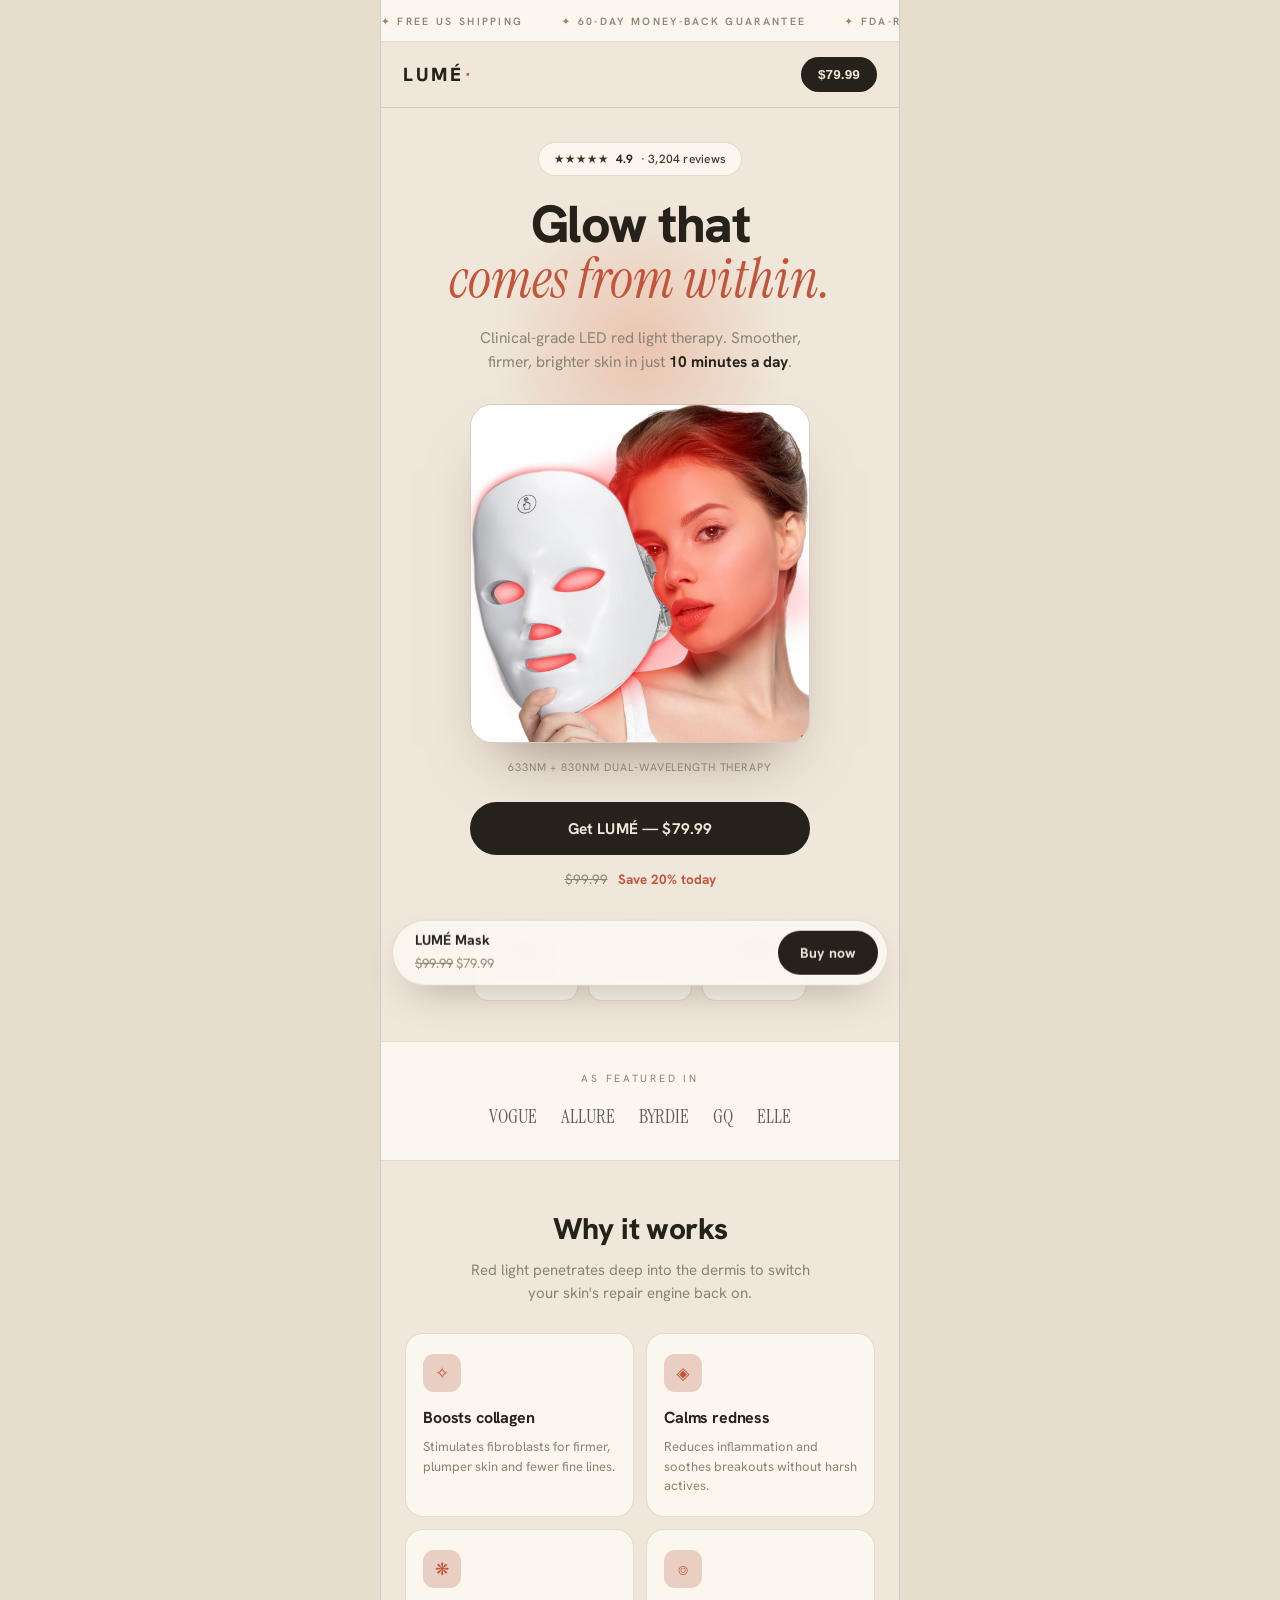
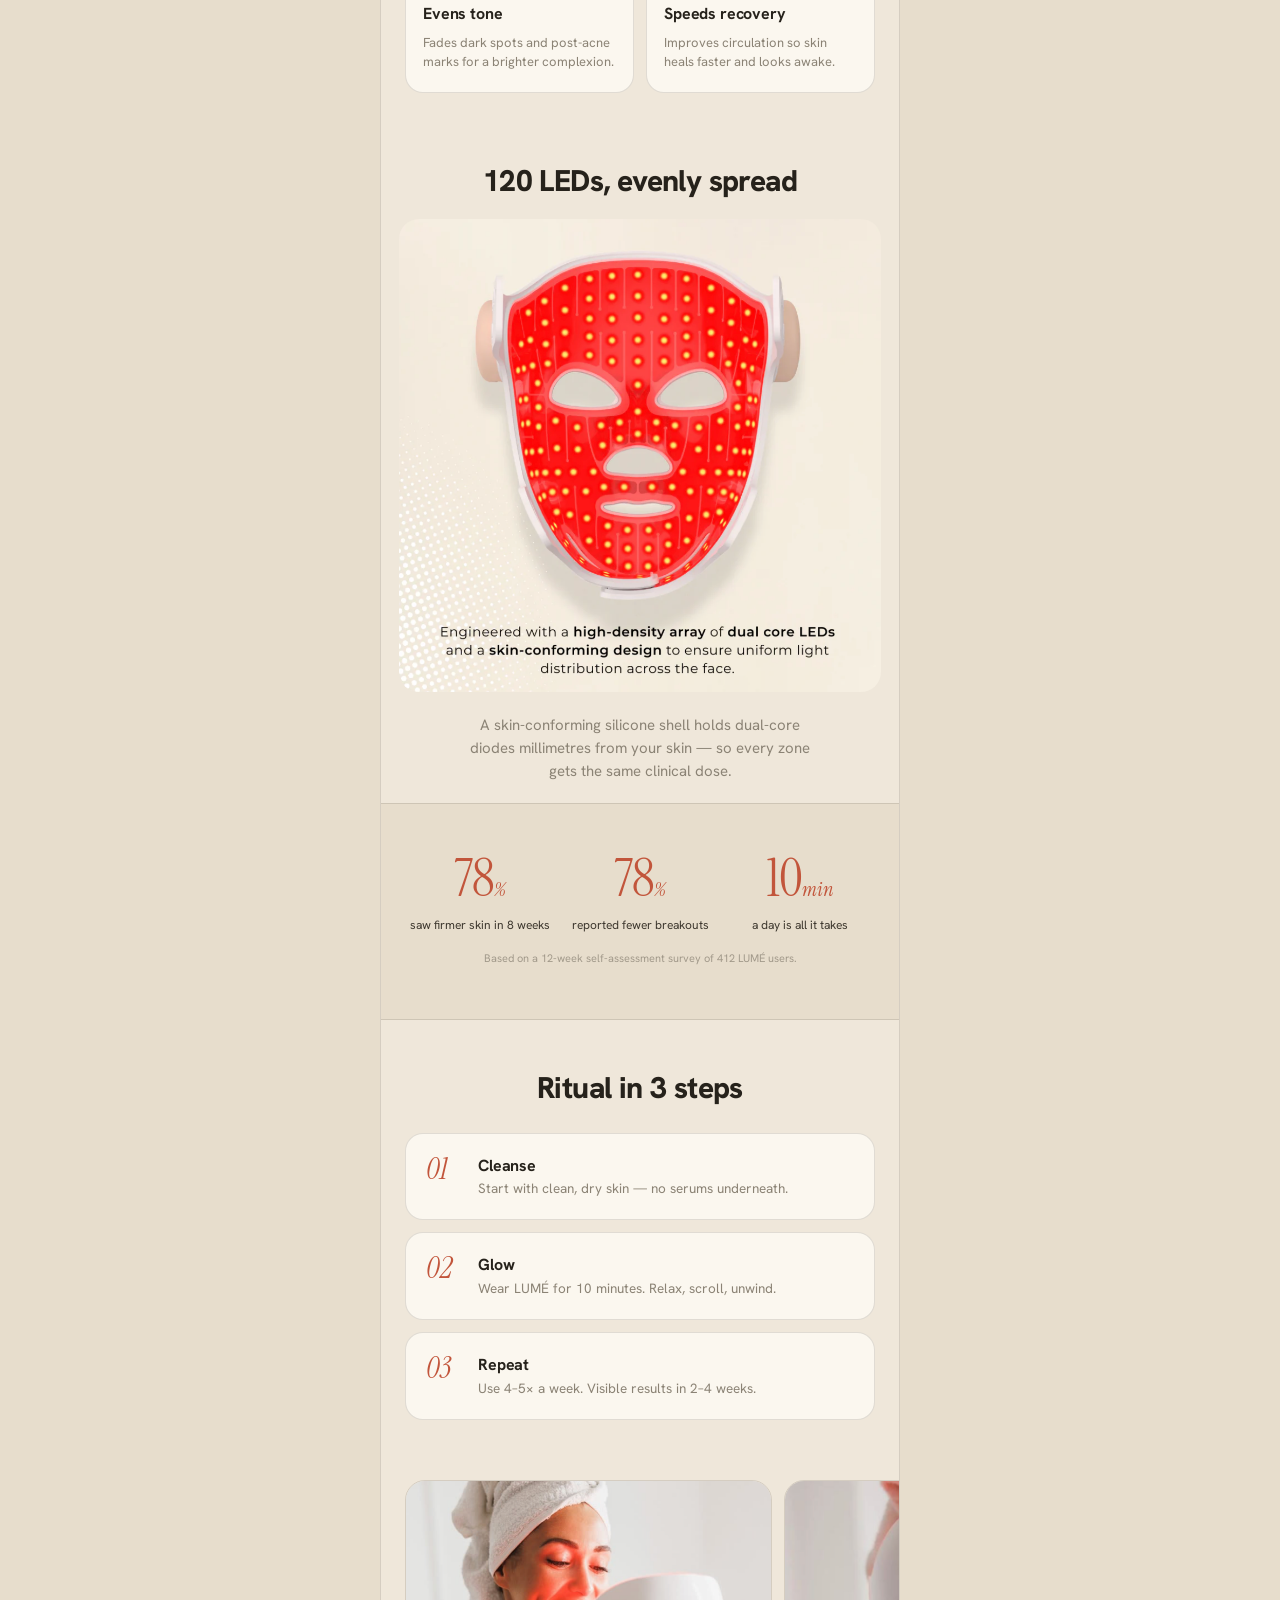
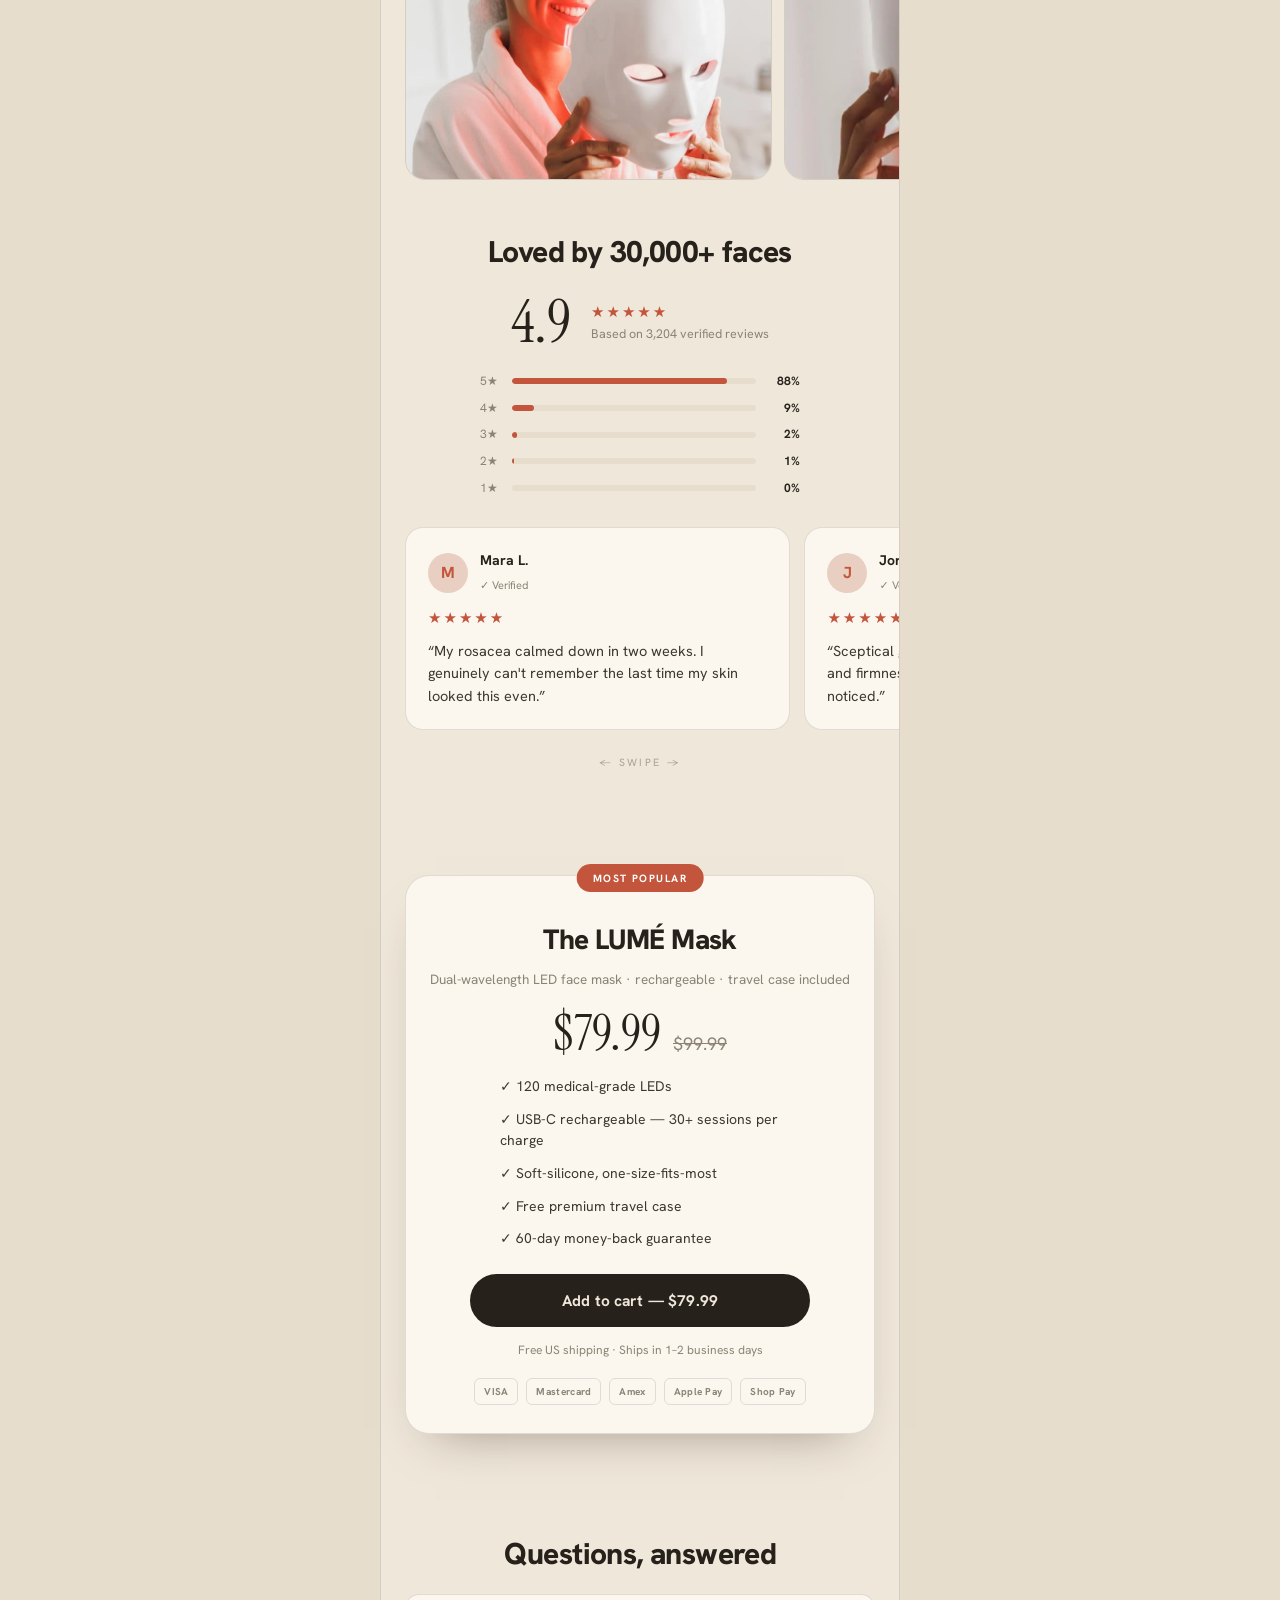
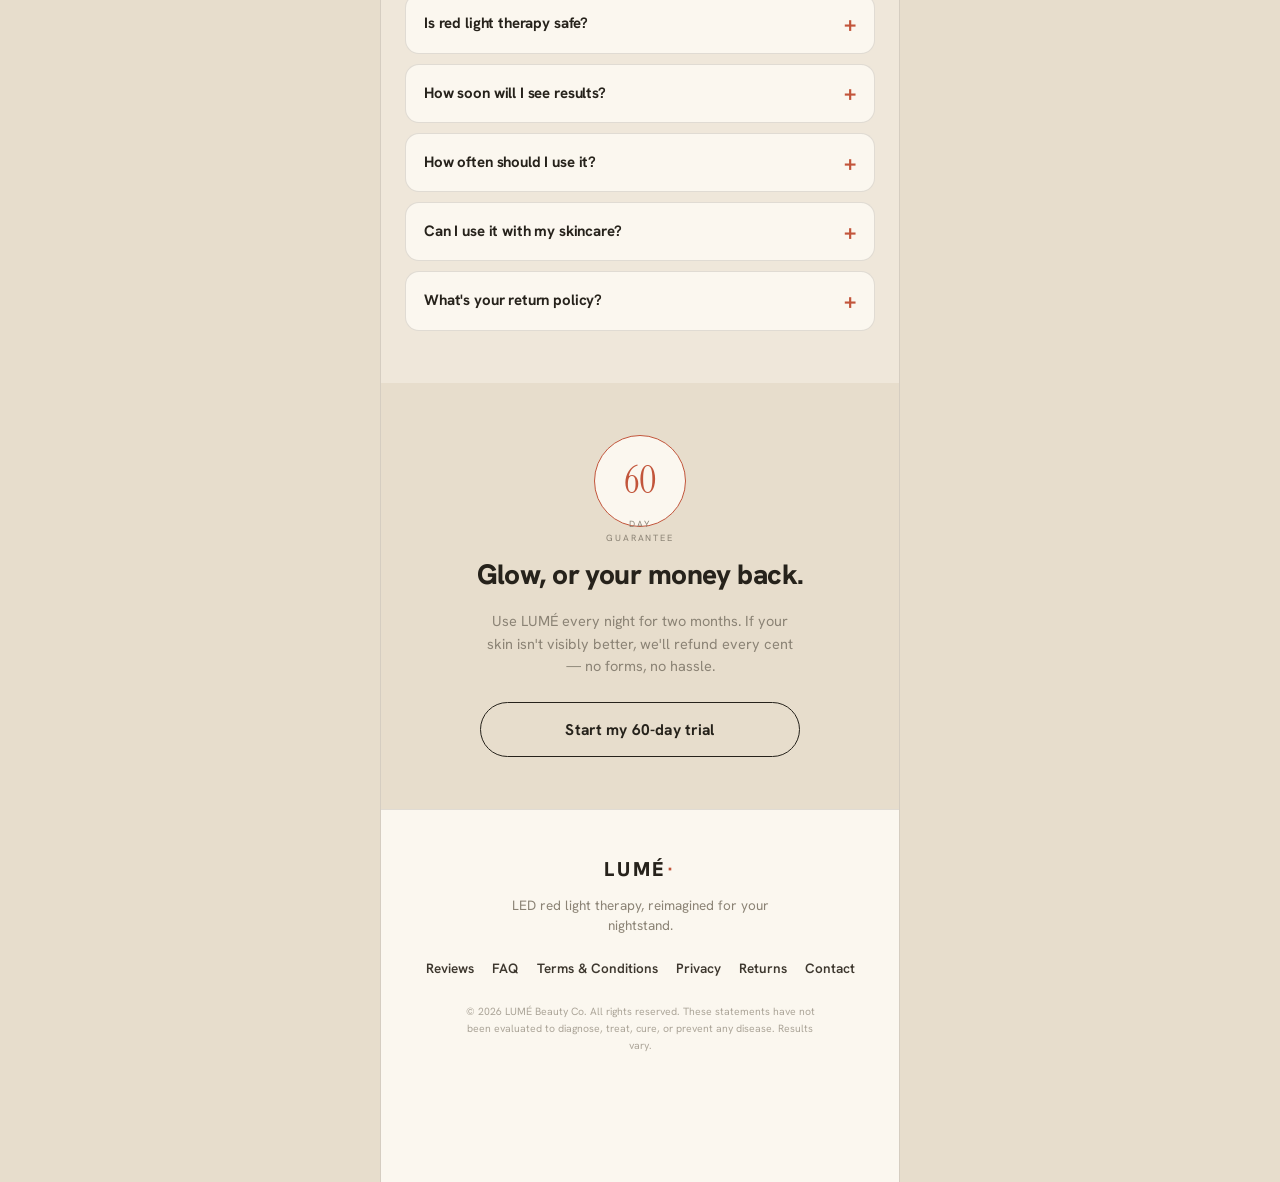
<file: index.html>
<!DOCTYPE html>
<html lang="en">
<head>
<meta charset="UTF-8" />
<meta name="viewport" content="width=device-width, initial-scale=1.0, maximum-scale=5.0" />
<meta name="theme-color" content="#0d0b12" />
<title>LUMÉ — LED Red Light Face Mask</title>
<meta name="description" content="Clinical-grade LED red light therapy mask. Smoother, firmer, brighter skin in 10 minutes a day. Free shipping & 60-day money-back guarantee." />
<link rel="preconnect" href="https://fonts.googleapis.com" />
<link rel="preconnect" href="https://fonts.gstatic.com" crossorigin />
<link href="https://fonts.googleapis.com/css2?family=Hanken+Grotesk:wght@400;500;600;700;800&family=Instrument+Serif:ital@0;1&display=swap" rel="stylesheet" />
<link rel="stylesheet" href="styles.css" />
</head>
<body>

<!-- Announcement bar -->
<div class="ticker">
  <div class="ticker__track">
    <span>✦ FREE US SHIPPING</span><span>✦ 60-DAY MONEY-BACK GUARANTEE</span><span>✦ FDA-REGISTERED DEVICE</span><span>✦ 30,000+ HAPPY FACES</span>
    <span>✦ FREE US SHIPPING</span><span>✦ 60-DAY MONEY-BACK GUARANTEE</span><span>✦ FDA-REGISTERED DEVICE</span><span>✦ 30,000+ HAPPY FACES</span>
  </div>
</div>

<!-- Nav -->
<header class="nav">
  <a href="#top" class="nav__brand">LUMÉ<span>·</span></a>
  <button class="nav__cart" id="navBuy" aria-label="Buy now">$79.99</button>
</header>

<main id="top">

  <!-- HERO -->
  <section class="hero reveal">
    <div class="hero__glow"></div>
    <div class="hero__badge">★★★★★ <b>4.9</b> · 3,204 reviews</div>
    <h1 class="hero__title">Glow that<br><em>comes from within.</em></h1>
    <p class="hero__sub">Clinical-grade LED red light therapy. Smoother, firmer, brighter skin in just <b>10 minutes a day</b>.</p>

    <figure class="shot shot--hero">
      <img src="assets/hero.png" alt="Woman holding the LUMÉ LED red light therapy mask, skin glowing warm" loading="eager" />
      <figcaption>633nm + 830nm dual-wavelength therapy</figcaption>
    </figure>

    <div class="hero__cta">
      <button class="btn btn--primary" data-buy>Get LUMÉ — $79.99</button>
      <div class="hero__meta">
        <span class="strike">$99.99</span>
        <span class="save">Save 20% today</span>
      </div>
    </div>

    <div class="trust">
      <div><b>60d</b><span>Guarantee</span></div>
      <div><b>0$</b><span>Shipping</span></div>
      <div><b>10min</b><span>A day</span></div>
    </div>
  </section>

  <!-- LOGO STRIP -->
  <section class="asseen reveal">
    <p>AS FEATURED IN</p>
    <div class="asseen__row">
      <span>VOGUE</span><span>ALLURE</span><span>BYRDIE</span><span>GQ</span><span>ELLE</span>
    </div>
  </section>

  <!-- BENEFITS -->
  <section class="section reveal">
    <h2 class="section__kicker">Why it works</h2>
    <p class="section__lead">Red light penetrates deep into the dermis to switch your skin's repair engine back on.</p>
    <div class="benefits">
      <article class="bcard">
        <div class="bcard__ico">✧</div>
        <h3>Boosts collagen</h3>
        <p>Stimulates fibroblasts for firmer, plumper skin and fewer fine lines.</p>
      </article>
      <article class="bcard">
        <div class="bcard__ico">◈</div>
        <h3>Calms redness</h3>
        <p>Reduces inflammation and soothes breakouts without harsh actives.</p>
      </article>
      <article class="bcard">
        <div class="bcard__ico">❋</div>
        <h3>Evens tone</h3>
        <p>Fades dark spots and post-acne marks for a brighter complexion.</p>
      </article>
      <article class="bcard">
        <div class="bcard__ico">⌾</div>
        <h3>Speeds recovery</h3>
        <p>Improves circulation so skin heals faster and looks awake.</p>
      </article>
    </div>
  </section>

  <!-- ENGINEERED -->
  <section class="section engineered reveal">
    <h2 class="section__kicker">120 LEDs, evenly&nbsp;spread</h2>
    <figure class="shot shot--tech">
      <img src="assets/tech.png" alt="Close-up of the mask lit up with a high-density array of red and amber LEDs" loading="lazy" />
    </figure>
    <p class="section__lead">A skin-conforming silicone shell holds dual-core diodes millimetres from your skin — so every zone gets the same clinical dose.</p>
  </section>

  <!-- RESULTS / STATS -->
  <section class="section stats reveal">
    <div class="stats__grid">
      <div><b data-count="94">0</b><span>%</span><p>saw firmer skin in 8 weeks</p></div>
      <div><b data-count="87">0</b><span>%</span><p>reported fewer breakouts</p></div>
      <div><b data-count="10">0</b><span>min</span><p>a day is all it takes</p></div>
    </div>
    <p class="stats__note">Based on a 12-week self-assessment survey of 412 LUMÉ users.</p>
  </section>

  <!-- HOW TO -->
  <section class="section reveal">
    <h2 class="section__kicker">Ritual in 3 steps</h2>
    <ol class="steps">
      <li><span>01</span><div><h3>Cleanse</h3><p>Start with clean, dry skin — no serums underneath.</p></div></li>
      <li><span>02</span><div><h3>Glow</h3><p>Wear LUMÉ for 10 minutes. Relax, scroll, unwind.</p></div></li>
      <li><span>03</span><div><h3>Repeat</h3><p>Use 4–5× a week. Visible results in 2–4 weeks.</p></div></li>
    </ol>
  </section>

  <!-- GALLERY -->
  <section class="gallery reveal">
    <div class="gallery__track">
      <figure><img src="assets/life3.png" alt="Woman smiling holding the LED mask after a session" loading="lazy" /></figure>
      <figure><img src="assets/life1.png" alt="Wearing the LED mask during an at-home treatment" loading="lazy" /></figure>
      <figure><img src="assets/life2.png" alt="The lit LED mask held up, red diodes glowing" loading="lazy" /></figure>
    </div>
  </section>

  <!-- REVIEWS -->
  <section class="section reviews reveal" id="reviews">
    <h2 class="section__kicker">Loved by 30,000+ faces</h2>
    <div class="reviews__score">
      <div class="reviews__num">4.9</div>
      <div>
        <div class="stars">★★★★★</div>
        <p>Based on 3,204 verified reviews</p>
      </div>
    </div>

    <div class="reviews__bars">
      <div class="bar"><span>5★</span><i style="--w:88%"></i><b>88%</b></div>
      <div class="bar"><span>4★</span><i style="--w:9%"></i><b>9%</b></div>
      <div class="bar"><span>3★</span><i style="--w:2%"></i><b>2%</b></div>
      <div class="bar"><span>2★</span><i style="--w:1%"></i><b>1%</b></div>
      <div class="bar"><span>1★</span><i style="--w:0%"></i><b>0%</b></div>
    </div>

    <div class="rtrack" id="reviewTrack">
      <article class="rcard">
        <div class="rcard__top"><div class="avatar">M</div><div><b>Mara L.</b><span class="verified">✓ Verified</span></div></div>
        <div class="stars">★★★★★</div>
        <p>“My rosacea calmed down in two weeks. I genuinely can't remember the last time my skin looked this even.”</p>
      </article>
      <article class="rcard">
        <div class="rcard__top"><div class="avatar">J</div><div><b>Jordan P.</b><span class="verified">✓ Verified</span></div></div>
        <div class="stars">★★★★★</div>
        <p>“Sceptical guy here. Bought it for jawline definition and firmness — 6 weeks in and even my barber noticed.”</p>
      </article>
      <article class="rcard">
        <div class="rcard__top"><div class="avatar">S</div><div><b>Sofia R.</b><span class="verified">✓ Verified</span></div></div>
        <div class="stars">★★★★★</div>
        <p>“Ten minutes while I read. Zero effort. My fine lines around the eyes have softened so much.”</p>
      </article>
      <article class="rcard">
        <div class="rcard__top"><div class="avatar">D</div><div><b>Devon K.</b><span class="verified">✓ Verified</span></div></div>
        <div class="stars">★★★★☆</div>
        <p>“Takes discipline to stay consistent, but the post-acne marks on my cheeks are almost gone. Worth every dollar.”</p>
      </article>
      <article class="rcard">
        <div class="rcard__top"><div class="avatar">A</div><div><b>Amara T.</b><span class="verified">✓ Verified</span></div></div>
        <div class="stars">★★★★★</div>
        <p>“Feels like a spa reset every night. Comfortable, light, and the glow afterwards is unreal.”</p>
      </article>
    </div>
    <div class="rtrack__hint">← swipe →</div>
  </section>

  <!-- OFFER / PRICING -->
  <section class="section offer reveal" id="offer">
    <div class="offer__card">
      <div class="offer__flag">MOST POPULAR</div>
      <h2>The LUMÉ Mask</h2>
      <p class="offer__desc">Dual-wavelength LED face mask · rechargeable · travel case included</p>
      <div class="offer__price">
        <span class="offer__now">$79.99</span>
        <span class="offer__was">$99.99</span>
      </div>
      <ul class="offer__list">
        <li>✓ 120 medical-grade LEDs</li>
        <li>✓ USB-C rechargeable — 30+ sessions per charge</li>
        <li>✓ Soft-silicone, one-size-fits-most</li>
        <li>✓ Free premium travel case</li>
        <li>✓ 60-day money-back guarantee</li>
      </ul>
      <button class="btn btn--primary" data-buy>Add to cart — $79.99</button>
      <p class="offer__fine">Free US shipping · Ships in 1–2 business days</p>
      <div class="pays">
        <span>VISA</span><span>Mastercard</span><span>Amex</span><span>Apple&nbsp;Pay</span><span>Shop&nbsp;Pay</span>
      </div>
    </div>
  </section>

  <!-- FAQ -->
  <section class="section reveal" id="faq">
    <h2 class="section__kicker">Questions, answered</h2>
    <div class="faq">
      <details><summary>Is red light therapy safe?<i>+</i></summary><p>Yes. LUMÉ is an FDA-registered, non-invasive device that emits no UV. It's gentle enough for daily use on all skin tones and types.</p></details>
      <details><summary>How soon will I see results?<i>+</i></summary><p>Most people notice a brighter, calmer complexion within 2 weeks. Firmness and fine-line improvements typically show at 4–8 weeks of consistent use.</p></details>
      <details><summary>How often should I use it?<i>+</i></summary><p>10 minutes, 4–5 times a week. More isn't better — consistency is what delivers results.</p></details>
      <details><summary>Can I use it with my skincare?<i>+</i></summary><p>Use LUMÉ on clean, dry skin. Apply your serums and moisturiser afterwards — the improved circulation helps them absorb better.</p></details>
      <details><summary>What's your return policy?<i>+</i></summary><p>Try LUMÉ risk-free for 60 nights. If you're not glowing, email us for a full refund — keep the case on us.</p></details>
    </div>
  </section>

  <!-- GUARANTEE -->
  <section class="section guarantee reveal">
    <div class="guarantee__seal">60</div>
    <h2>Glow, or your money back.</h2>
    <p>Use LUMÉ every night for two months. If your skin isn't visibly better, we'll refund every cent — no forms, no hassle.</p>
    <button class="btn btn--ghost" data-buy>Start my 60-day trial</button>
  </section>

  <!-- FOOTER -->
  <footer class="foot">
    <div class="foot__brand">LUMÉ<span>·</span></div>
    <p class="foot__tag">LED red light therapy, reimagined for your nightstand.</p>
    <nav class="foot__links">
      <a href="#reviews">Reviews</a>
      <a href="#faq">FAQ</a>
      <a href="terms.html">Terms &amp; Conditions</a>
      <a href="terms.html#privacy">Privacy</a>
      <a href="terms.html#refund">Returns</a>
      <a href="mailto:hello@lumeglow.co">Contact</a>
    </nav>
    <p class="foot__legal">© 2026 LUMÉ Beauty Co. All rights reserved. These statements have not been evaluated to diagnose, treat, cure, or prevent any disease. Results vary.</p>
  </footer>
</main>

<!-- STICKY BUY BAR -->
<div class="buybar" id="buybar">
  <div class="buybar__info">
    <b>LUMÉ Mask</b>
    <span><s>$99.99</s> $79.99</span>
  </div>
  <button class="btn btn--primary" data-buy>Buy now</button>
</div>

<!-- CART / CHECKOUT MODAL -->
<div class="modal" id="modal" aria-hidden="true">
  <div class="modal__sheet" role="dialog" aria-modal="true" aria-labelledby="mTitle">
    <button class="modal__x" id="modalClose" aria-label="Close">✕</button>
    <h3 id="mTitle">Your bag</h3>
    <div class="bagitem">
      <div class="bagitem__thumb"><img src="assets/life2.png" alt="LUMÉ LED mask" /></div>
      <div class="bagitem__body">
        <b>LUMÉ LED Red Light Mask</b>
        <span>Dual-wavelength · travel case</span>
        <div class="qty">
          <button id="qtyMinus" aria-label="Decrease">−</button>
          <span id="qtyVal">1</span>
          <button id="qtyPlus" aria-label="Increase">+</button>
        </div>
      </div>
      <div class="bagitem__price" id="linePrice">$79.99</div>
    </div>
    <div class="bagrow"><span>Subtotal</span><b id="subtotal">$79.99</b></div>
    <div class="bagrow"><span>Shipping</span><b class="free">FREE</b></div>
    <div class="bagrow bagrow--total"><span>Total</span><b id="total">$79.99</b></div>
    <button class="btn btn--primary btn--full" id="checkout">Checkout securely →</button>
    <p class="modal__secure">🔒 Encrypted checkout · 60-day money-back guarantee</p>
  </div>
</div>

<!-- TOAST -->
<div class="toast" id="toast">✓ Added to your bag</div>

<script src="script.js"></script>
</body>
</html>
</file>
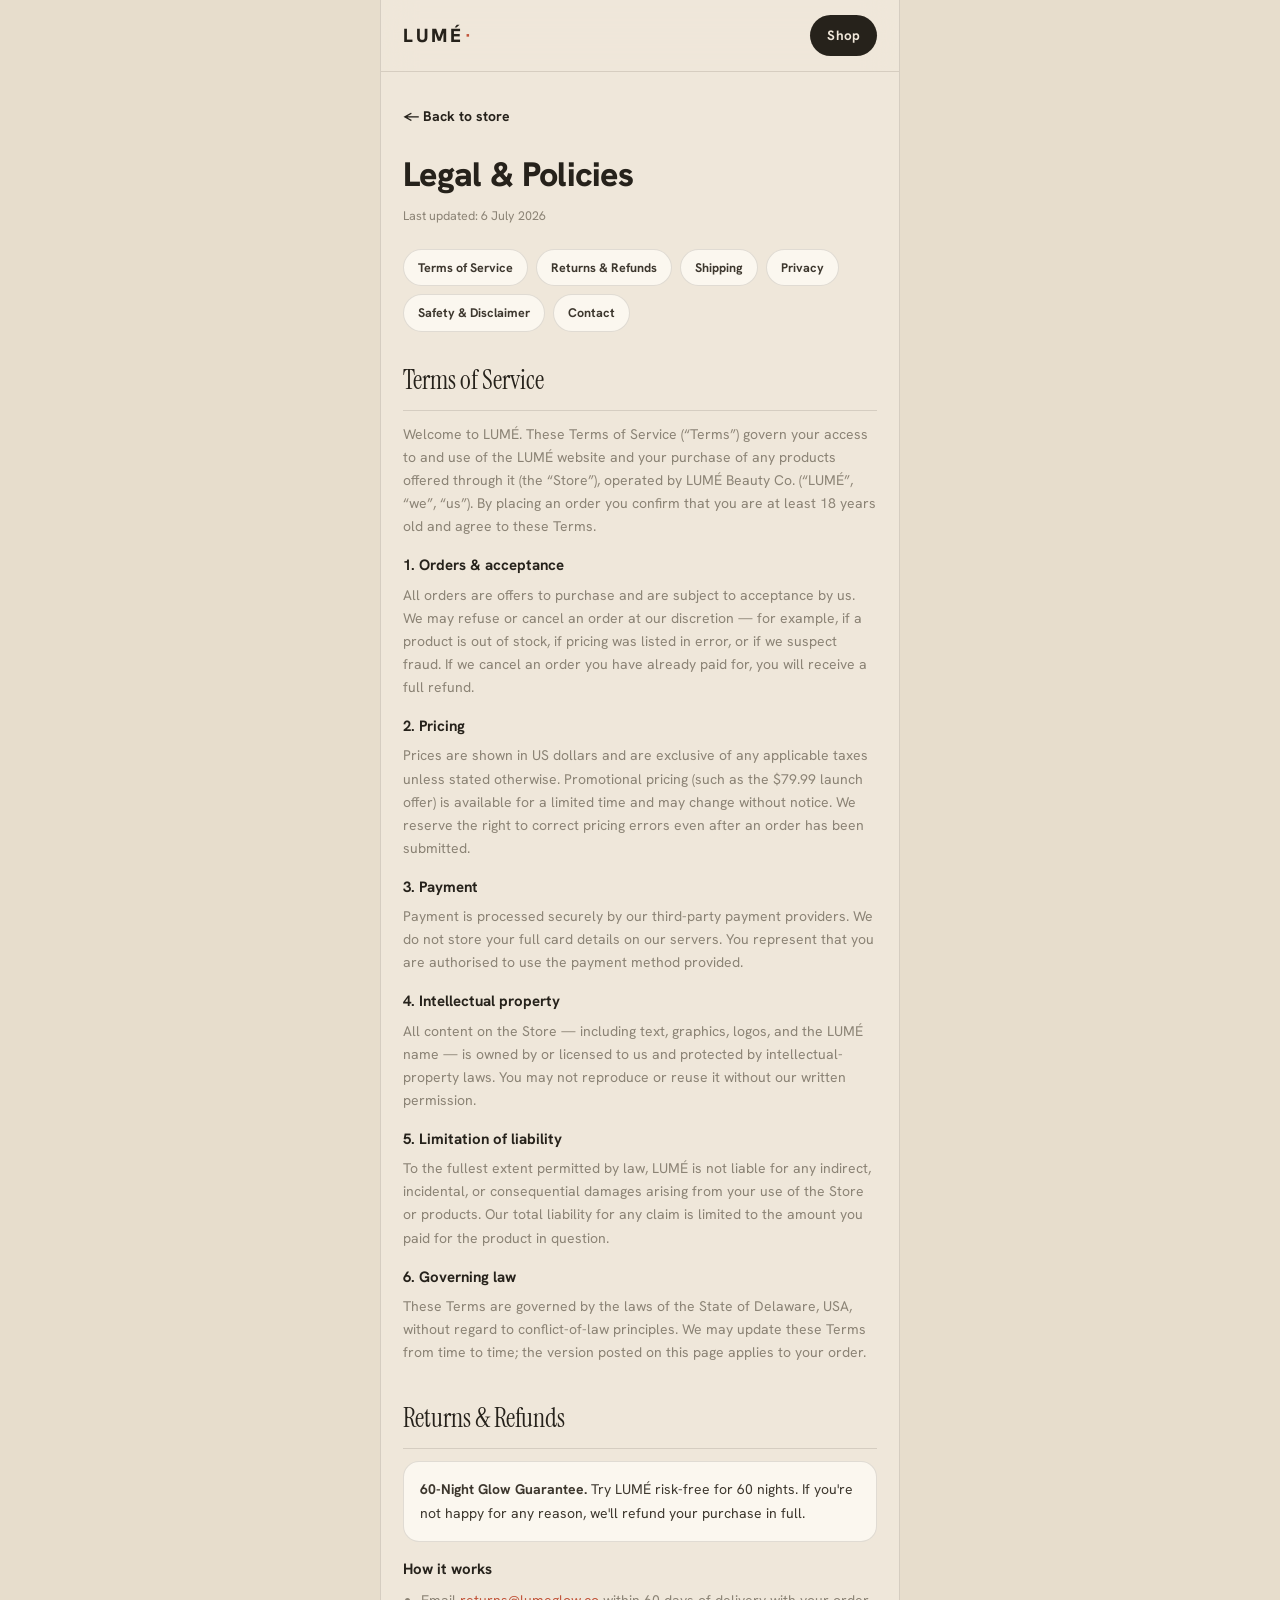
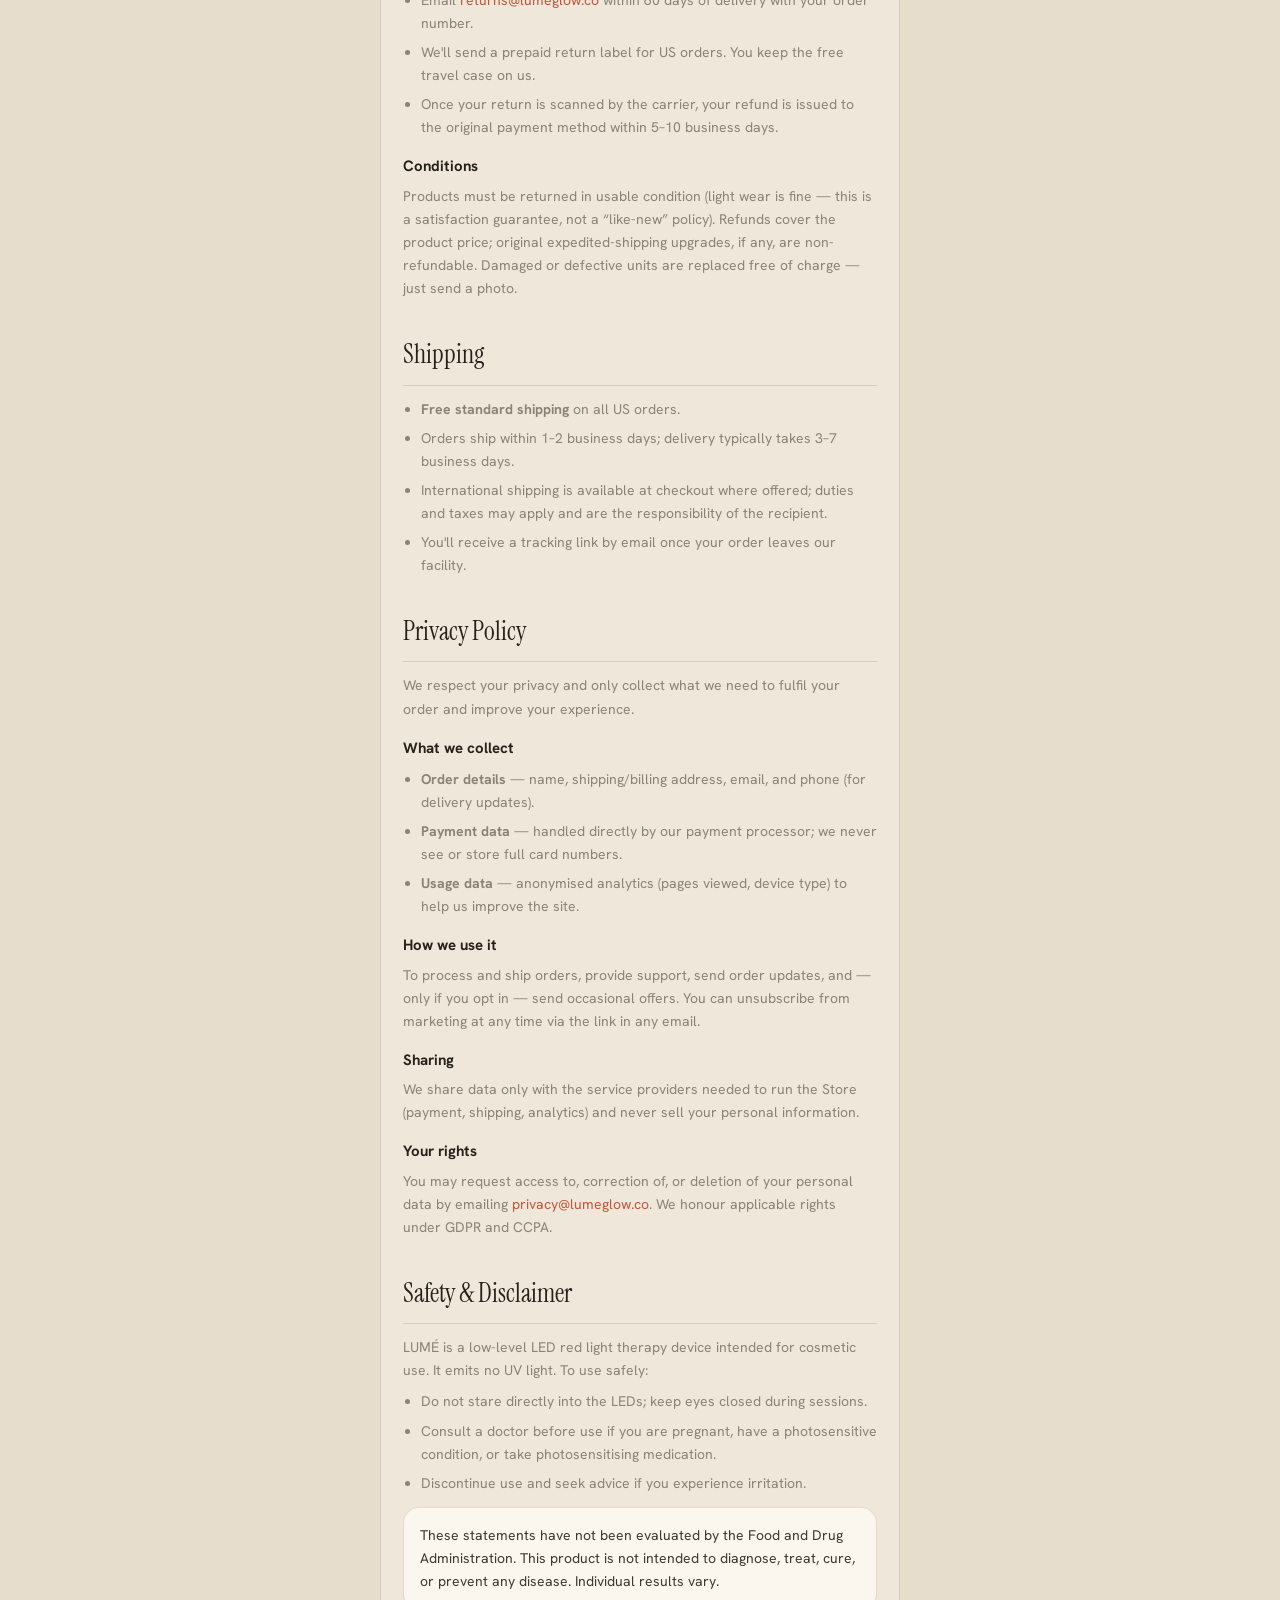
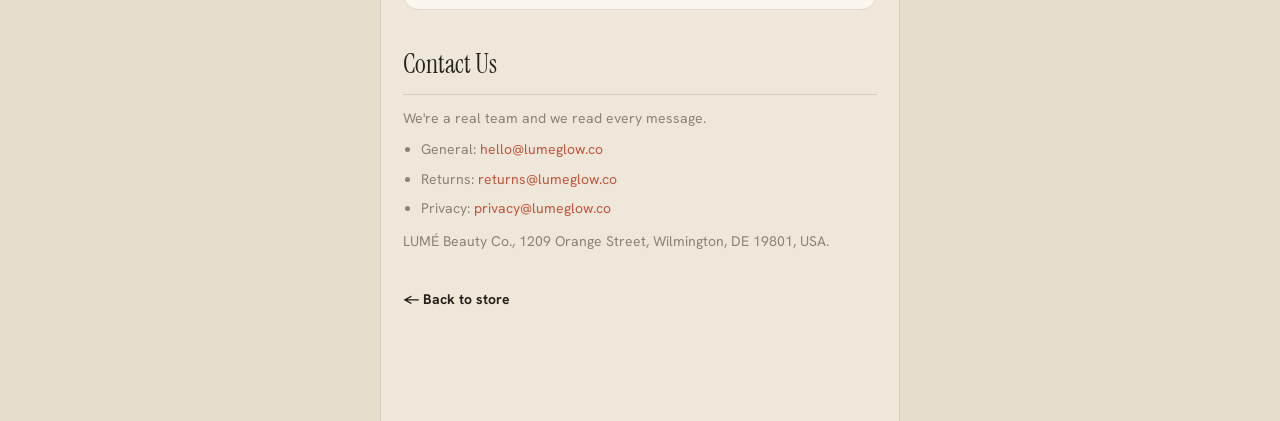
<file: terms.html>
<!DOCTYPE html>
<html lang="en">
<head>
<meta charset="UTF-8" />
<meta name="viewport" content="width=device-width, initial-scale=1.0" />
<meta name="theme-color" content="#0d0b12" />
<title>Terms, Privacy &amp; Returns — LUMÉ</title>
<link rel="preconnect" href="https://fonts.googleapis.com" />
<link rel="preconnect" href="https://fonts.gstatic.com" crossorigin />
<link href="https://fonts.googleapis.com/css2?family=Hanken+Grotesk:wght@400;500;600;700;800&family=Instrument+Serif:ital@0;1&display=swap" rel="stylesheet" />
<link rel="stylesheet" href="styles.css" />
<style>
  .legal{padding:32px 22px 90px}
  .legal h1{font-size:34px;font-weight:800;letter-spacing:-.02em;margin-bottom:6px}
  .legal .updated{color:var(--muted);font-size:12.5px;margin-bottom:22px}
  .legal__nav{display:flex;gap:8px;flex-wrap:wrap;margin-bottom:28px}
  .legal__nav a{font-size:12.5px;font-weight:700;color:var(--ink2);text-decoration:none;background:var(--surface);border:1px solid var(--line);padding:8px 14px;border-radius:100px}
  .legal__nav a:active{border-color:var(--accent);color:var(--accent)}
  .legal section{margin-bottom:34px;scroll-margin-top:80px}
  .legal h2{font-family:'Instrument Serif',serif;font-weight:400;font-size:26px;margin-bottom:12px;padding-bottom:10px;border-bottom:1px solid var(--line)}
  .legal h3{font-size:15px;margin:16px 0 6px}
  .legal p,.legal li{color:var(--muted);font-size:14px;line-height:1.65}
  .legal ul{margin:8px 0 8px 18px;display:flex;flex-direction:column;gap:6px}
  .legal a.inline{color:var(--accent);text-decoration:none}
  .back{display:inline-flex;align-items:center;gap:6px;color:var(--ink);text-decoration:none;font-weight:700;font-size:14px;margin-bottom:20px}
  .legal .note{background:var(--surface);border:1px solid var(--line);border-radius:16px;padding:16px;margin-top:12px}
  .legal .note p{color:var(--ink2)}
</style>
</head>
<body>

<header class="nav">
  <a href="index.html#top" class="nav__brand">LUMÉ<span>·</span></a>
  <a href="index.html#offer" class="nav__cart" style="text-decoration:none;display:inline-block">Shop</a>
</header>

<main class="legal">
  <a href="index.html" class="back">← Back to store</a>
  <h1>Legal &amp; Policies</h1>
  <p class="updated">Last updated: 6 July 2026</p>

  <nav class="legal__nav">
    <a href="#terms">Terms of Service</a>
    <a href="#refund">Returns &amp; Refunds</a>
    <a href="#shipping">Shipping</a>
    <a href="#privacy">Privacy</a>
    <a href="#safety">Safety &amp; Disclaimer</a>
    <a href="#contact">Contact</a>
  </nav>

  <section id="terms">
    <h2>Terms of Service</h2>
    <p>Welcome to LUMÉ. These Terms of Service (“Terms”) govern your access to and use of the LUMÉ website and your purchase of any products offered through it (the “Store”), operated by LUMÉ Beauty Co. (“LUMÉ”, “we”, “us”). By placing an order you confirm that you are at least 18 years old and agree to these Terms.</p>
    <h3>1. Orders &amp; acceptance</h3>
    <p>All orders are offers to purchase and are subject to acceptance by us. We may refuse or cancel an order at our discretion — for example, if a product is out of stock, if pricing was listed in error, or if we suspect fraud. If we cancel an order you have already paid for, you will receive a full refund.</p>
    <h3>2. Pricing</h3>
    <p>Prices are shown in US dollars and are exclusive of any applicable taxes unless stated otherwise. Promotional pricing (such as the $79.99 launch offer) is available for a limited time and may change without notice. We reserve the right to correct pricing errors even after an order has been submitted.</p>
    <h3>3. Payment</h3>
    <p>Payment is processed securely by our third-party payment providers. We do not store your full card details on our servers. You represent that you are authorised to use the payment method provided.</p>
    <h3>4. Intellectual property</h3>
    <p>All content on the Store — including text, graphics, logos, and the LUMÉ name — is owned by or licensed to us and protected by intellectual-property laws. You may not reproduce or reuse it without our written permission.</p>
    <h3>5. Limitation of liability</h3>
    <p>To the fullest extent permitted by law, LUMÉ is not liable for any indirect, incidental, or consequential damages arising from your use of the Store or products. Our total liability for any claim is limited to the amount you paid for the product in question.</p>
    <h3>6. Governing law</h3>
    <p>These Terms are governed by the laws of the State of Delaware, USA, without regard to conflict-of-law principles. We may update these Terms from time to time; the version posted on this page applies to your order.</p>
  </section>

  <section id="refund">
    <h2>Returns &amp; Refunds</h2>
    <div class="note"><p><b>60-Night Glow Guarantee.</b> Try LUMÉ risk-free for 60 nights. If you're not happy for any reason, we'll refund your purchase in full.</p></div>
    <h3>How it works</h3>
    <ul>
      <li>Email <a class="inline" href="mailto:returns@lumeglow.co">returns@lumeglow.co</a> within 60 days of delivery with your order number.</li>
      <li>We'll send a prepaid return label for US orders. You keep the free travel case on us.</li>
      <li>Once your return is scanned by the carrier, your refund is issued to the original payment method within 5–10 business days.</li>
    </ul>
    <h3>Conditions</h3>
    <p>Products must be returned in usable condition (light wear is fine — this is a satisfaction guarantee, not a “like-new” policy). Refunds cover the product price; original expedited-shipping upgrades, if any, are non-refundable. Damaged or defective units are replaced free of charge — just send a photo.</p>
  </section>

  <section id="shipping">
    <h2>Shipping</h2>
    <ul>
      <li><b>Free standard shipping</b> on all US orders.</li>
      <li>Orders ship within 1–2 business days; delivery typically takes 3–7 business days.</li>
      <li>International shipping is available at checkout where offered; duties and taxes may apply and are the responsibility of the recipient.</li>
      <li>You'll receive a tracking link by email once your order leaves our facility.</li>
    </ul>
  </section>

  <section id="privacy">
    <h2>Privacy Policy</h2>
    <p>We respect your privacy and only collect what we need to fulfil your order and improve your experience.</p>
    <h3>What we collect</h3>
    <ul>
      <li><b>Order details</b> — name, shipping/billing address, email, and phone (for delivery updates).</li>
      <li><b>Payment data</b> — handled directly by our payment processor; we never see or store full card numbers.</li>
      <li><b>Usage data</b> — anonymised analytics (pages viewed, device type) to help us improve the site.</li>
    </ul>
    <h3>How we use it</h3>
    <p>To process and ship orders, provide support, send order updates, and — only if you opt in — send occasional offers. You can unsubscribe from marketing at any time via the link in any email.</p>
    <h3>Sharing</h3>
    <p>We share data only with the service providers needed to run the Store (payment, shipping, analytics) and never sell your personal information.</p>
    <h3>Your rights</h3>
    <p>You may request access to, correction of, or deletion of your personal data by emailing <a class="inline" href="mailto:privacy@lumeglow.co">privacy@lumeglow.co</a>. We honour applicable rights under GDPR and CCPA.</p>
  </section>

  <section id="safety">
    <h2>Safety &amp; Disclaimer</h2>
    <p>LUMÉ is a low-level LED red light therapy device intended for cosmetic use. It emits no UV light. To use safely:</p>
    <ul>
      <li>Do not stare directly into the LEDs; keep eyes closed during sessions.</li>
      <li>Consult a doctor before use if you are pregnant, have a photosensitive condition, or take photosensitising medication.</li>
      <li>Discontinue use and seek advice if you experience irritation.</li>
    </ul>
    <div class="note"><p>These statements have not been evaluated by the Food and Drug Administration. This product is not intended to diagnose, treat, cure, or prevent any disease. Individual results vary.</p></div>
  </section>

  <section id="contact">
    <h2>Contact Us</h2>
    <p>We're a real team and we read every message.</p>
    <ul>
      <li>General: <a class="inline" href="mailto:hello@lumeglow.co">hello@lumeglow.co</a></li>
      <li>Returns: <a class="inline" href="mailto:returns@lumeglow.co">returns@lumeglow.co</a></li>
      <li>Privacy: <a class="inline" href="mailto:privacy@lumeglow.co">privacy@lumeglow.co</a></li>
    </ul>
    <p style="margin-top:10px">LUMÉ Beauty Co., 1209 Orange Street, Wilmington, DE 19801, USA.</p>
  </section>

  <a href="index.html" class="back">← Back to store</a>
</main>

</body>
</html>
</file>
<file: styles.css>
:root{
  --paper:#EFE7DA;        /* warm oat page */
  --paper2:#E7DDCC;       /* deeper band */
  --surface:#FBF7EF;      /* warm white cards */
  --ink:#26221B;          /* near-black warm */
  --ink2:#3d372e;
  --muted:#8b8375;        /* soft taupe text */
  --line:rgba(38,34,27,.13);
  --accent:#C2553B;       /* clay red — the light */
  --accent-2:#D96A48;
  --glow:#E06842;
  --blush:#E9CFC2;
  --radius:18px;
  --shadow:0 24px 48px -30px rgba(60,40,28,.5);
}
*{margin:0;padding:0;box-sizing:border-box}
html{scroll-behavior:smooth;-webkit-text-size-adjust:100%;background:var(--paper2)}
body{
  background:var(--paper);
  color:var(--ink);
  font-family:'Hanken Grotesk',system-ui,sans-serif;
  line-height:1.55;
  overflow-x:hidden;
  -webkit-font-smoothing:antialiased;
  font-size:16px;
  max-width:520px;
  margin:0 auto;
  border-inline:1px solid var(--line);
  position:relative;
  min-height:100vh;
}
.serif{font-family:'Instrument Serif',Georgia,serif;font-weight:400;font-style:italic;letter-spacing:.01em}
em{font-family:'Instrument Serif',Georgia,serif;font-style:italic;font-weight:400;color:var(--accent)}
b{font-weight:700}

/* ===== TICKER ===== */
.ticker{background:var(--surface);border-bottom:1px solid var(--line);overflow:hidden;white-space:nowrap;padding:8px 0}
.ticker__track{display:inline-flex;gap:38px;animation:ticker 34s linear infinite;font-size:10.5px;font-weight:600;letter-spacing:.22em;color:var(--muted);text-transform:uppercase}
.ticker__track span{flex:0 0 auto}
@keyframes ticker{to{transform:translateX(-50%)}}

/* ===== NAV ===== */
.nav{position:sticky;top:0;z-index:60;display:flex;align-items:center;justify-content:space-between;
  padding:15px 22px;background:rgba(239,231,218,.82);backdrop-filter:blur(16px);border-bottom:1px solid var(--line)}
.nav__brand{font-size:19px;font-weight:800;letter-spacing:.14em;color:var(--ink);text-decoration:none;text-transform:uppercase}
.nav__brand span{color:var(--accent);margin-left:1px}
.nav__cart{background:var(--ink);color:var(--paper);border:0;padding:10px 17px;border-radius:100px;font-weight:700;font-size:13.5px;cursor:pointer;transition:.25s;letter-spacing:.01em}
.nav__cart:active{transform:scale(.94)}

/* ===== HERO ===== */
.hero{position:relative;text-align:center;padding:34px 24px 40px;overflow:hidden}
.hero .hero__glow{position:absolute;top:70px;left:0;right:0;margin:auto;height:340px;width:340px;
  background:radial-gradient(circle,rgba(224,104,66,.28),transparent 60%);filter:blur(6px);z-index:0;pointer-events:none;animation:breathe 7s ease-in-out infinite}
@keyframes breathe{50%{opacity:.65;transform:scale(1.06)}}
.hero>*{position:relative;z-index:1}
.hero__badge{display:inline-flex;gap:7px;align-items:center;font-size:12px;color:var(--ink2);background:var(--surface);
  border:1px solid var(--line);padding:7px 15px;border-radius:100px;margin-bottom:22px;font-weight:500;letter-spacing:.02em}
.hero__badge b{color:var(--ink);font-weight:700}
.hero__title{font-size:clamp(38px,11vw,52px);line-height:1.02;letter-spacing:-.03em;font-weight:800}
.hero__title em{font-size:1.06em;letter-spacing:0}
.hero__sub{color:var(--muted);margin:18px auto 0;max-width:330px;font-size:15.5px}
.hero__sub b{color:var(--ink)}

/* hero product shot */
.shot{margin:0}
.shot--hero{position:relative;margin:30px auto 26px;max-width:340px}
.shot--hero img{width:100%;display:block;border-radius:22px;border:1px solid var(--line);
  box-shadow:0 34px 60px -30px rgba(80,50,34,.55)}
.shot--hero figcaption{margin-top:16px;font-size:11px;color:var(--muted);letter-spacing:.08em;text-transform:uppercase}

.hero__cta{margin-top:6px}
.hero__meta{margin-top:14px;display:flex;gap:10px;justify-content:center;align-items:center;font-size:13.5px}
.strike{color:var(--muted);text-decoration:line-through}
.save{color:var(--accent);font-weight:700}

.trust{display:flex;gap:10px;justify-content:center;margin-top:30px}
.trust div{flex:1;max-width:104px;background:var(--surface);border:1px solid var(--line);border-radius:14px;padding:13px 6px}
.trust b{display:block;font-size:18px;color:var(--ink)}
.trust span{font-size:10.5px;color:var(--muted);letter-spacing:.06em;text-transform:uppercase}

/* ===== BUTTONS ===== */
.btn{border:0;cursor:pointer;font-family:inherit;font-weight:700;font-size:15.5px;border-radius:100px;padding:16px 26px;transition:transform .18s,background .25s;width:100%;max-width:340px;letter-spacing:.01em}
.btn--primary{background:var(--ink);color:var(--paper)}
.btn--primary:active{transform:scale(.97)}
.btn--primary:hover{background:var(--ink2)}
.btn--ghost{background:transparent;color:var(--ink);border:1.5px solid var(--ink);max-width:320px}
.btn--full{max-width:none}

/* ===== AS SEEN ===== */
.asseen{text-align:center;padding:28px 20px;border-block:1px solid var(--line);background:var(--surface)}
.asseen p{font-size:10.5px;letter-spacing:.26em;color:var(--muted);margin-bottom:16px;text-transform:uppercase}
.asseen__row{display:flex;flex-wrap:wrap;gap:16px 24px;justify-content:center;font-family:'Instrument Serif',serif;font-style:normal;font-size:19px;color:var(--ink2);opacity:.8}

/* ===== SECTIONS ===== */
.section{padding:52px 24px}
.section__kicker{font-size:30px;line-height:1.08;text-align:center;letter-spacing:-.02em;font-weight:800}
.section__lead{text-align:center;color:var(--muted);max-width:350px;margin:14px auto 0;font-size:15px}

/* engineered */
.engineered{padding-block:20px;text-align:center}
.shot--tech{margin:22px -6px}
.shot--tech img{width:100%;display:block;border-radius:20px}

/* gallery */
.gallery{padding:8px 0 4px}
.gallery__track{display:flex;gap:12px;overflow-x:auto;padding:0 24px;scroll-snap-type:x mandatory;-webkit-overflow-scrolling:touch}
.gallery__track::-webkit-scrollbar{display:none}
.gallery__track figure{flex:0 0 78%;margin:0;scroll-snap-align:center}
.gallery__track img{width:100%;height:300px;object-fit:cover;border-radius:20px;display:block;border:1px solid var(--line)}

/* benefits */
.benefits{display:grid;grid-template-columns:1fr 1fr;gap:12px;margin-top:28px}
.bcard{background:var(--surface);border:1px solid var(--line);border-radius:var(--radius);padding:20px 17px;transition:.3s}
.bcard:active{transform:translateY(-2px)}
.bcard__ico{width:38px;height:38px;display:grid;place-items:center;border-radius:11px;font-size:17px;
  background:var(--blush);color:var(--accent);margin-bottom:14px}
.bcard h3{font-size:16px;margin-bottom:6px;letter-spacing:-.01em}
.bcard p{font-size:13px;color:var(--muted);line-height:1.5}

/* stats */
.stats{background:var(--paper2);border-block:1px solid var(--line)}
.stats__grid{display:flex;gap:10px;text-align:center;margin-bottom:16px}
.stats__grid div{flex:1}
.stats__grid b{font-family:'Instrument Serif',serif;font-style:normal;font-size:52px;color:var(--accent);line-height:.9;font-weight:400;letter-spacing:-.01em}
.stats__grid span{font-family:'Instrument Serif',serif;font-size:20px;color:var(--accent);font-style:italic}
.stats__grid p{font-size:12px;color:var(--ink2);margin-top:12px;line-height:1.4}
.stats__note{text-align:center;font-size:11px;color:var(--muted);opacity:.75;margin-top:10px}

/* steps */
.steps{list-style:none;margin-top:28px;display:flex;flex-direction:column;gap:12px;counter-reset:step}
.steps li{display:flex;gap:18px;align-items:flex-start;background:var(--surface);border:1px solid var(--line);border-radius:var(--radius);padding:20px}
.steps span{font-family:'Instrument Serif',serif;font-style:italic;font-size:30px;color:var(--accent);min-width:34px;line-height:1}
.steps h3{font-size:16px;letter-spacing:-.01em}
.steps p{font-size:13.5px;color:var(--muted)}

/* ===== REVIEWS ===== */
.reviews__score{display:flex;align-items:center;gap:20px;justify-content:center;margin:24px 0 20px}
.reviews__num{font-family:'Instrument Serif',serif;font-style:normal;font-size:60px;color:var(--ink);line-height:1;font-weight:400}
.stars{color:var(--accent);letter-spacing:2px;font-size:15px}
.reviews__score p{font-size:12.5px;color:var(--muted)}
.reviews__bars{max-width:320px;margin:0 auto 26px;display:flex;flex-direction:column;gap:8px}
.bar{display:flex;align-items:center;gap:10px;font-size:12px;color:var(--muted)}
.bar span{width:22px}
.bar i{flex:1;height:6px;border-radius:100px;background:var(--paper2);position:relative;overflow:hidden}
.bar i::after{content:"";position:absolute;inset:0;width:var(--w);background:var(--accent);border-radius:100px}
.bar b{width:34px;text-align:right;color:var(--ink)}
.rtrack{display:flex;gap:14px;overflow-x:auto;padding:4px 24px 8px;margin:0 -24px;scroll-snap-type:x mandatory;-webkit-overflow-scrolling:touch}
.rtrack::-webkit-scrollbar{display:none}
.rcard{flex:0 0 82%;scroll-snap-align:center;background:var(--surface);border:1px solid var(--line);border-radius:var(--radius);padding:22px}
.rcard__top{display:flex;align-items:center;gap:12px;margin-bottom:10px}
.avatar{width:40px;height:40px;border-radius:50%;background:var(--blush);display:grid;place-items:center;font-weight:700;color:var(--accent)}
.rcard__top b{display:block;font-size:14px}
.verified{font-size:11px;color:var(--muted)}
.rcard p{font-size:14.5px;margin-top:10px;color:var(--ink2);line-height:1.55}
.rtrack__hint{text-align:center;font-size:10.5px;color:var(--muted);letter-spacing:.22em;margin-top:16px;opacity:.7;text-transform:uppercase}

/* ===== OFFER ===== */
.offer__card{position:relative;background:var(--surface);border:1px solid var(--line);
  border-radius:24px;padding:36px 24px 28px;text-align:center;box-shadow:var(--shadow)}
.offer__flag{position:absolute;top:-12px;left:50%;transform:translateX(-50%);background:var(--accent);
  color:#fff;font-size:10.5px;font-weight:700;letter-spacing:.14em;padding:6px 16px;border-radius:100px;text-transform:uppercase}
.offer__card h2{font-size:28px;margin-top:6px;letter-spacing:-.02em;font-weight:800}
.offer__desc{color:var(--muted);font-size:13.5px;margin-top:8px}
.offer__price{display:flex;gap:12px;align-items:baseline;justify-content:center;margin:18px 0}
.offer__now{font-family:'Instrument Serif',serif;font-style:normal;font-size:50px;font-weight:400;color:var(--ink);line-height:1}
.offer__was{color:var(--muted);text-decoration:line-through;font-size:18px}
.offer__list{list-style:none;text-align:left;max-width:280px;margin:0 auto 24px;display:flex;flex-direction:column;gap:11px}
.offer__list li{font-size:14px;color:var(--ink2)}
.offer__fine{font-size:12px;color:var(--muted);margin-top:14px}
.pays{display:flex;flex-wrap:wrap;gap:8px;justify-content:center;margin-top:18px}
.pays span{font-size:10px;font-weight:700;color:var(--muted);border:1px solid var(--line);border-radius:6px;padding:5px 9px;letter-spacing:.03em}

/* ===== FAQ ===== */
.faq{margin-top:24px;display:flex;flex-direction:column;gap:10px}
.faq details{background:var(--surface);border:1px solid var(--line);border-radius:14px;overflow:hidden}
.faq summary{list-style:none;cursor:pointer;padding:17px 18px;font-weight:700;font-size:15px;display:flex;justify-content:space-between;align-items:center;gap:12px;letter-spacing:-.01em}
.faq summary::-webkit-details-marker{display:none}
.faq summary i{font-style:normal;color:var(--accent);font-size:22px;transition:.3s;line-height:1}
.faq details[open] summary i{transform:rotate(135deg)}
.faq p{padding:0 18px 17px;color:var(--muted);font-size:14px}

/* ===== GUARANTEE ===== */
.guarantee{text-align:center;background:var(--paper2)}
.guarantee__seal{width:92px;height:92px;margin:0 auto 26px;border-radius:50%;display:grid;place-items:center;
  font-family:'Instrument Serif',serif;font-style:normal;font-size:38px;color:var(--accent);background:var(--surface);
  border:1px solid var(--accent);position:relative}
.guarantee__seal::after{content:"DAY GUARANTEE";position:absolute;bottom:-20px;font-family:'Hanken Grotesk';font-size:9px;letter-spacing:.2em;color:var(--muted)}
.guarantee h2{font-size:28px;margin-top:24px;letter-spacing:-.02em;font-weight:800}
.guarantee p{color:var(--muted);max-width:320px;margin:14px auto 24px;font-size:14.5px}
.guarantee .btn{margin:0 auto}

/* ===== FOOTER ===== */
.foot{padding:44px 24px 128px;border-top:1px solid var(--line);text-align:center;background:var(--surface)}
.foot__brand{font-size:20px;font-weight:800;letter-spacing:.14em;text-transform:uppercase}
.foot__brand span{color:var(--accent)}
.foot__tag{color:var(--muted);font-size:13.5px;margin:10px auto 22px;max-width:280px}
.foot__links{display:flex;flex-wrap:wrap;gap:14px 18px;justify-content:center;margin-bottom:24px}
.foot__links a{color:var(--ink2);text-decoration:none;font-size:13.5px;font-weight:600}
.foot__links a:active{color:var(--accent)}
.foot__legal{font-size:10.5px;color:var(--muted);opacity:.7;line-height:1.6;max-width:360px;margin:0 auto}

/* ===== STICKY BUY BAR ===== */
.buybar{position:fixed;left:50%;transform:translateX(-50%) translateY(150%);bottom:14px;z-index:70;width:min(496px,calc(100% - 24px));
  display:flex;align-items:center;gap:12px;justify-content:space-between;
  background:rgba(251,247,239,.92);backdrop-filter:blur(16px);border:1px solid var(--line);border-radius:100px;padding:9px 9px 9px 22px;
  box-shadow:0 18px 40px -18px rgba(60,40,28,.4);transition:transform .4s cubic-bezier(.2,.8,.2,1)}
.buybar.show{transform:translateX(-50%) translateY(0)}
.buybar__info b{display:block;font-size:14px}
.buybar__info span{font-size:13px;color:var(--muted)}
.buybar__info s{color:var(--muted)}
.buybar .btn{width:auto;padding:13px 22px;font-size:14px}

/* ===== MODAL ===== */
.modal{position:fixed;inset:0;z-index:100;display:flex;align-items:flex-end;justify-content:center;
  background:rgba(38,34,27,.34);backdrop-filter:blur(3px);opacity:0;pointer-events:none;transition:opacity .3s}
.modal.open{opacity:1;pointer-events:auto}
.modal__sheet{width:min(500px,100%);background:var(--paper);border:1px solid var(--line);border-bottom:0;
  border-radius:26px 26px 0 0;padding:26px 24px calc(26px + env(safe-area-inset-bottom));transform:translateY(100%);transition:transform .35s cubic-bezier(.2,.8,.2,1);position:relative}
.modal.open .modal__sheet{transform:translateY(0)}
.modal__x{position:absolute;top:20px;right:20px;background:var(--surface);border:1px solid var(--line);color:var(--ink);width:34px;height:34px;border-radius:50%;cursor:pointer;font-size:14px}
.modal__sheet h3{font-family:'Instrument Serif',serif;font-style:normal;font-weight:400;font-size:28px;margin-bottom:20px}
.bagitem{display:flex;gap:14px;align-items:center;background:var(--surface);border:1px solid var(--line);border-radius:16px;padding:14px;margin-bottom:18px}
.bagitem__thumb{width:56px;height:56px;border-radius:13px;overflow:hidden;background:var(--blush);flex:0 0 auto}
.bagitem__thumb img{width:100%;height:100%;object-fit:cover;display:block}
.bagitem__body{flex:1}
.bagitem__body b{font-size:14px;display:block}
.bagitem__body span{font-size:12px;color:var(--muted)}
.qty{display:inline-flex;align-items:center;gap:14px;margin-top:8px;background:var(--paper);border:1px solid var(--line);border-radius:100px;padding:4px 6px}
.qty button{width:26px;height:26px;border-radius:50%;border:1px solid var(--line);background:var(--surface);color:var(--ink);font-size:16px;cursor:pointer}
.qty span{min-width:16px;text-align:center;font-weight:700;font-size:14px}
.bagitem__price{font-weight:700;font-size:15px}
.bagrow{display:flex;justify-content:space-between;padding:8px 2px;font-size:14px;color:var(--muted)}
.bagrow b{color:var(--ink)}
.bagrow .free{color:var(--accent)}
.bagrow--total{border-top:1px solid var(--line);margin-top:6px;padding-top:14px;font-size:17px}
.bagrow--total span{color:var(--ink);font-weight:700}
.modal__sheet .btn{margin-top:16px}
.modal__secure{text-align:center;font-size:12px;color:var(--muted);margin-top:14px}

/* ===== TOAST ===== */
.toast{position:fixed;left:50%;top:78px;transform:translate(-50%,-24px);z-index:120;background:var(--ink);
  color:var(--paper);padding:11px 20px;border-radius:100px;font-size:14px;font-weight:600;opacity:0;pointer-events:none;transition:.35s;box-shadow:0 14px 30px -12px rgba(60,40,28,.5)}
.toast.show{opacity:1;transform:translate(-50%,0)}

/* ===== REVEAL ===== */
.reveal{opacity:0;transform:translateY(22px);transition:opacity .7s ease,transform .7s cubic-bezier(.2,.8,.2,1)}
.reveal.in{opacity:1;transform:none}
@media(prefers-reduced-motion:reduce){*{animation:none!important}.reveal{opacity:1;transform:none}}
</file>
